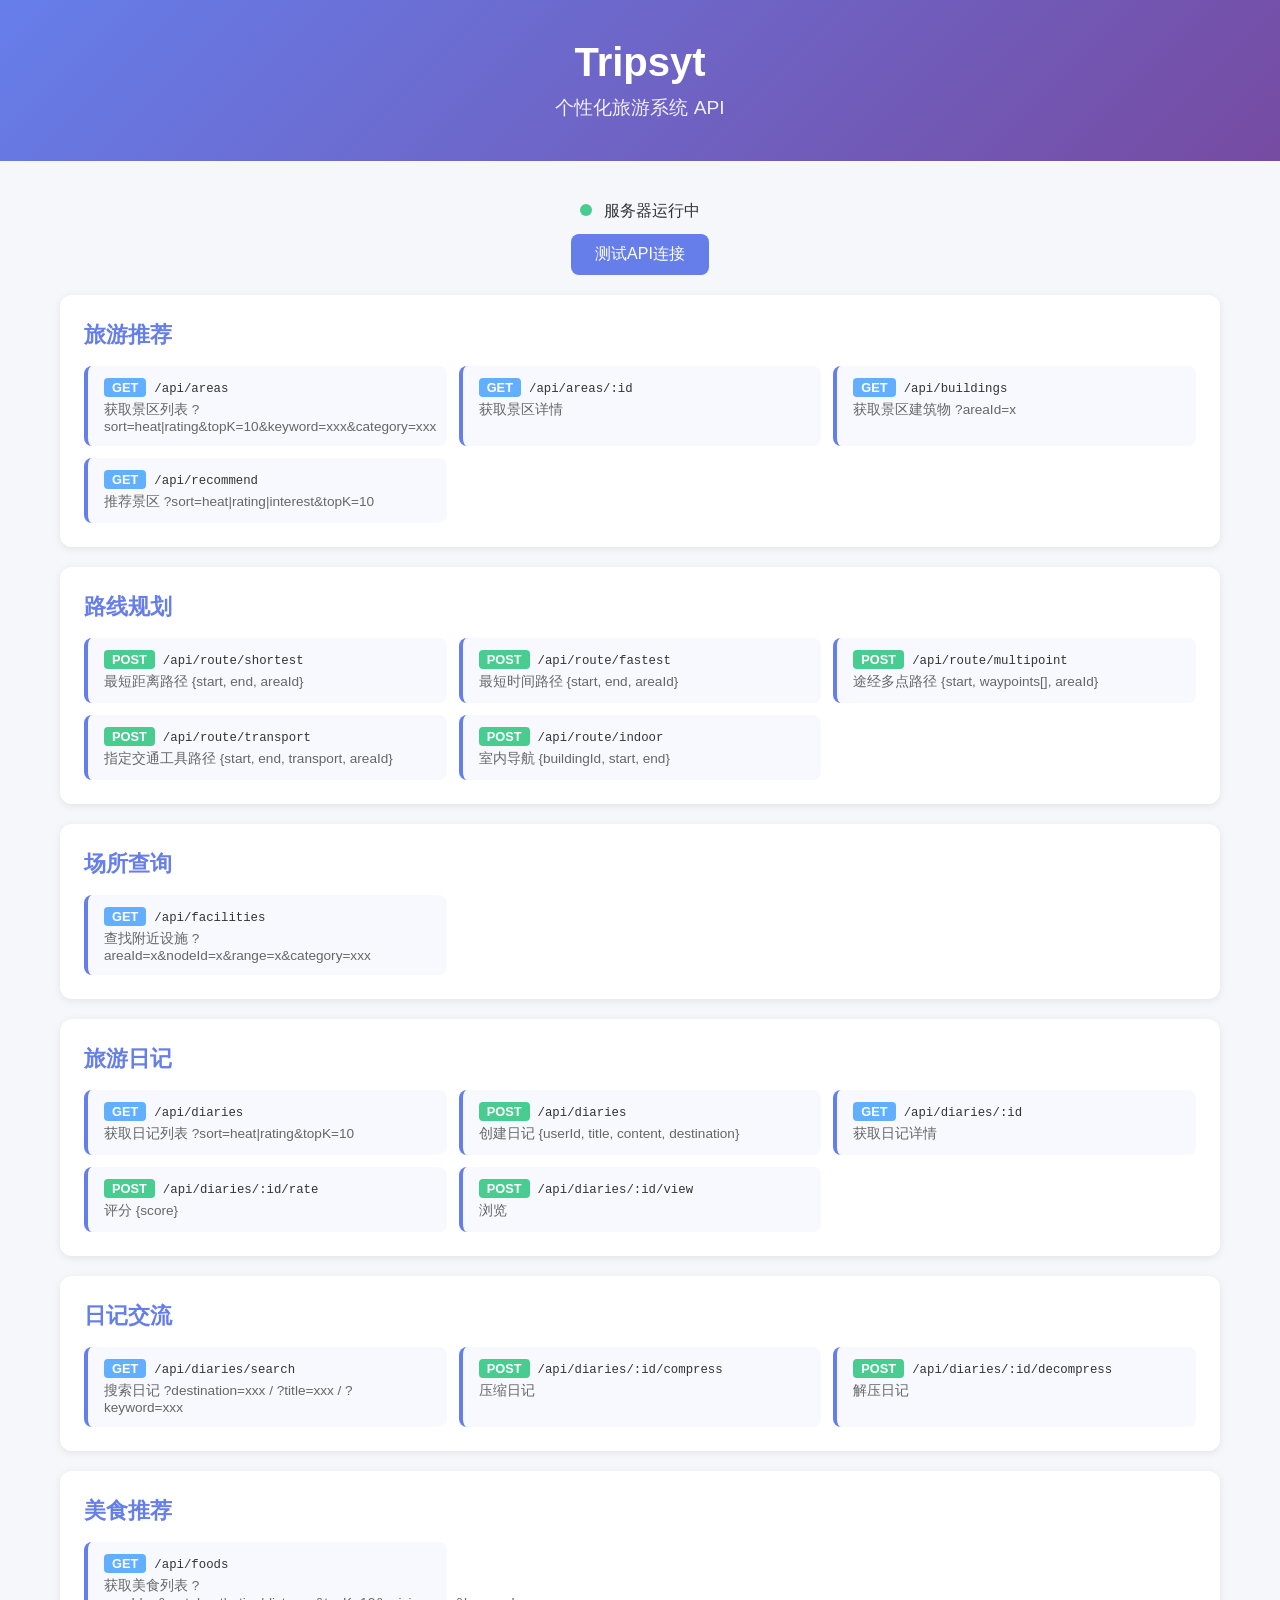
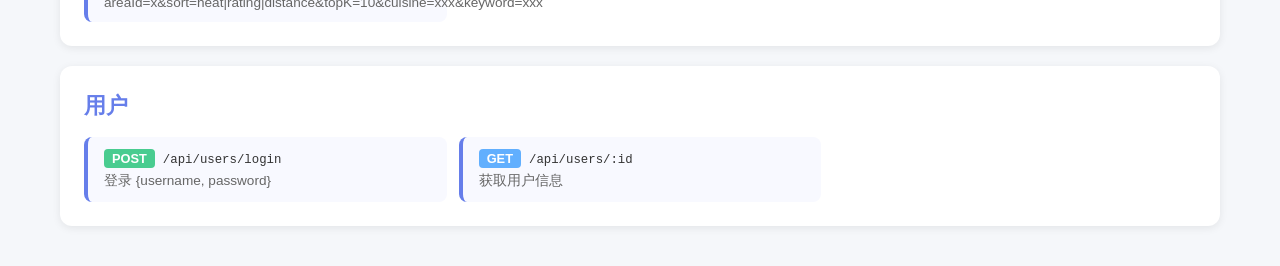
<file: tripsyt/frontend/index.html>
<!doctype html>
<html lang="zh-CN">
  <head>
    <meta charset="UTF-8" />
    <meta name="viewport" content="width=device-width, initial-scale=1.0" />
    <title>Tripsyt - 个性化旅游系统</title>
    <style>
      * {
        margin: 0;
        padding: 0;
        box-sizing: border-box;
      }
      body {
        font-family: -apple-system, BlinkMacSystemFont, "Segoe UI", sans-serif;
        background: #f5f7fa;
        color: #333;
      }
      .header {
        background: linear-gradient(135deg, #667eea 0%, #764ba2 100%);
        color: white;
        padding: 40px 20px;
        text-align: center;
      }
      .header h1 {
        font-size: 2.5em;
        margin-bottom: 10px;
      }
      .header p {
        font-size: 1.2em;
        opacity: 0.9;
      }
      .container {
        max-width: 1200px;
        margin: 0 auto;
        padding: 20px;
      }
      .api-section {
        background: white;
        border-radius: 12px;
        padding: 24px;
        margin-bottom: 20px;
        box-shadow: 0 2px 8px rgba(0, 0, 0, 0.08);
      }
      .api-section h2 {
        color: #667eea;
        margin-bottom: 16px;
        font-size: 1.4em;
      }
      .api-list {
        display: grid;
        grid-template-columns: repeat(auto-fill, minmax(350px, 1fr));
        gap: 12px;
      }
      .api-item {
        background: #f8f9ff;
        border-radius: 8px;
        padding: 12px 16px;
        border-left: 4px solid #667eea;
      }
      .api-item .method {
        display: inline-block;
        padding: 2px 8px;
        border-radius: 4px;
        font-size: 0.8em;
        font-weight: bold;
        color: white;
        margin-right: 8px;
      }
      .method-get {
        background: #61affe;
      }
      .method-post {
        background: #49cc90;
      }
      .api-item .path {
        font-family: monospace;
        font-size: 0.95em;
        color: #333;
      }
      .api-item .desc {
        font-size: 0.85em;
        color: #666;
        margin-top: 4px;
      }
      .status {
        text-align: center;
        padding: 20px;
      }
      .status-dot {
        display: inline-block;
        width: 12px;
        height: 12px;
        border-radius: 50%;
        background: #49cc90;
        margin-right: 8px;
        animation: pulse 2s infinite;
      }
      @keyframes pulse {
        0%,
        100% {
          opacity: 1;
        }
        50% {
          opacity: 0.5;
        }
      }
      .test-btn {
        background: #667eea;
        color: white;
        border: none;
        padding: 10px 24px;
        border-radius: 8px;
        cursor: pointer;
        font-size: 1em;
        margin-top: 12px;
      }
      .test-btn:hover {
        background: #5a6fd6;
      }
      #result {
        background: #1e1e1e;
        color: #d4d4d4;
        padding: 16px;
        border-radius: 8px;
        margin-top: 12px;
        font-family: monospace;
        font-size: 0.9em;
        white-space: pre-wrap;
        max-height: 400px;
        overflow-y: auto;
        display: none;
      }
    </style>
  </head>
  <body>
    <div class="header">
      <h1>Tripsyt</h1>
      <p>个性化旅游系统 API</p>
    </div>
    <div class="container">
      <div class="status">
        <span class="status-dot"></span>
        <span>服务器运行中</span>
        <br />
        <button class="test-btn" onclick="testApi()">测试API连接</button>
        <div id="result"></div>
      </div>

      <div class="api-section">
        <h2>旅游推荐</h2>
        <div class="api-list">
          <div class="api-item">
            <span class="method method-get">GET</span
            ><span class="path">/api/areas</span>
            <div class="desc">
              获取景区列表 ?sort=heat|rating&topK=10&keyword=xxx&category=xxx
            </div>
          </div>
          <div class="api-item">
            <span class="method method-get">GET</span
            ><span class="path">/api/areas/:id</span>
            <div class="desc">获取景区详情</div>
          </div>
          <div class="api-item">
            <span class="method method-get">GET</span
            ><span class="path">/api/buildings</span>
            <div class="desc">获取景区建筑物 ?areaId=x</div>
          </div>
          <div class="api-item">
            <span class="method method-get">GET</span
            ><span class="path">/api/recommend</span>
            <div class="desc">推荐景区 ?sort=heat|rating|interest&topK=10</div>
          </div>
        </div>
      </div>

      <div class="api-section">
        <h2>路线规划</h2>
        <div class="api-list">
          <div class="api-item">
            <span class="method method-post">POST</span
            ><span class="path">/api/route/shortest</span>
            <div class="desc">最短距离路径 {start, end, areaId}</div>
          </div>
          <div class="api-item">
            <span class="method method-post">POST</span
            ><span class="path">/api/route/fastest</span>
            <div class="desc">最短时间路径 {start, end, areaId}</div>
          </div>
          <div class="api-item">
            <span class="method method-post">POST</span
            ><span class="path">/api/route/multipoint</span>
            <div class="desc">途经多点路径 {start, waypoints[], areaId}</div>
          </div>
          <div class="api-item">
            <span class="method method-post">POST</span
            ><span class="path">/api/route/transport</span>
            <div class="desc">
              指定交通工具路径 {start, end, transport, areaId}
            </div>
          </div>
          <div class="api-item">
            <span class="method method-post">POST</span
            ><span class="path">/api/route/indoor</span>
            <div class="desc">室内导航 {buildingId, start, end}</div>
          </div>
        </div>
      </div>

      <div class="api-section">
        <h2>场所查询</h2>
        <div class="api-list">
          <div class="api-item">
            <span class="method method-get">GET</span
            ><span class="path">/api/facilities</span>
            <div class="desc">
              查找附近设施 ?areaId=x&nodeId=x&range=x&category=xxx
            </div>
          </div>
        </div>
      </div>

      <div class="api-section">
        <h2>旅游日记</h2>
        <div class="api-list">
          <div class="api-item">
            <span class="method method-get">GET</span
            ><span class="path">/api/diaries</span>
            <div class="desc">获取日记列表 ?sort=heat|rating&topK=10</div>
          </div>
          <div class="api-item">
            <span class="method method-post">POST</span
            ><span class="path">/api/diaries</span>
            <div class="desc">
              创建日记 {userId, title, content, destination}
            </div>
          </div>
          <div class="api-item">
            <span class="method method-get">GET</span
            ><span class="path">/api/diaries/:id</span>
            <div class="desc">获取日记详情</div>
          </div>
          <div class="api-item">
            <span class="method method-post">POST</span
            ><span class="path">/api/diaries/:id/rate</span>
            <div class="desc">评分 {score}</div>
          </div>
          <div class="api-item">
            <span class="method method-post">POST</span
            ><span class="path">/api/diaries/:id/view</span>
            <div class="desc">浏览</div>
          </div>
        </div>
      </div>

      <div class="api-section">
        <h2>日记交流</h2>
        <div class="api-list">
          <div class="api-item">
            <span class="method method-get">GET</span
            ><span class="path">/api/diaries/search</span>
            <div class="desc">
              搜索日记 ?destination=xxx / ?title=xxx / ?keyword=xxx
            </div>
          </div>
          <div class="api-item">
            <span class="method method-post">POST</span
            ><span class="path">/api/diaries/:id/compress</span>
            <div class="desc">压缩日记</div>
          </div>
          <div class="api-item">
            <span class="method method-post">POST</span
            ><span class="path">/api/diaries/:id/decompress</span>
            <div class="desc">解压日记</div>
          </div>
        </div>
      </div>

      <div class="api-section">
        <h2>美食推荐</h2>
        <div class="api-list">
          <div class="api-item">
            <span class="method method-get">GET</span
            ><span class="path">/api/foods</span>
            <div class="desc">
              获取美食列表
              ?areaId=x&sort=heat|rating|distance&topK=10&cuisine=xxx&keyword=xxx
            </div>
          </div>
        </div>
      </div>

      <div class="api-section">
        <h2>用户</h2>
        <div class="api-list">
          <div class="api-item">
            <span class="method method-post">POST</span
            ><span class="path">/api/users/login</span>
            <div class="desc">登录 {username, password}</div>
          </div>
          <div class="api-item">
            <span class="method method-get">GET</span
            ><span class="path">/api/users/:id</span>
            <div class="desc">获取用户信息</div>
          </div>
        </div>
      </div>
    </div>

    <script>
      async function testApi() {
        const result = document.getElementById("result");
        result.style.display = "block";
        result.textContent = "正在测试API连接...";
        try {
          const resp = await fetch("/api/areas?topK=3");
          const data = await resp.json();
          result.textContent = JSON.stringify(data, null, 2);
        } catch (e) {
          result.textContent = "连接失败: " + e.message;
        }
      }
    </script>
  </body>
</html>
</file>
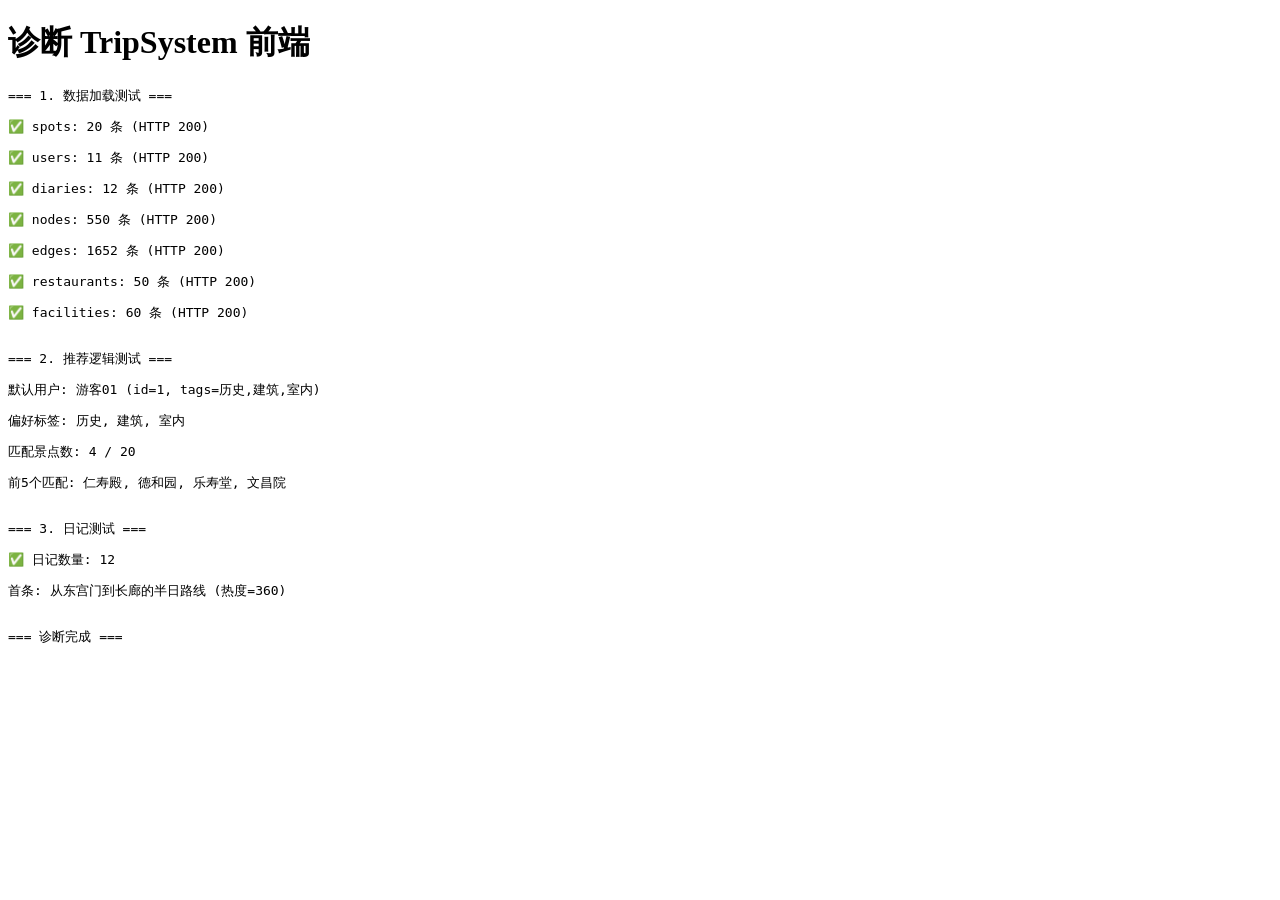
<file: web/debug.html>
<!doctype html>
<html lang="zh-CN">
<head><meta charset="utf-8"><title>诊断</title></head>
<body>
<h1>诊断 TripSystem 前端</h1>
<div id="log"></div>
<script>
const log = (...args) => {
  const line = document.createElement("pre");
  line.textContent = args.join(" ");
  document.getElementById("log").appendChild(line);
  console.log(...args);
};

async function run() {
  // 1. Test data loading
  log("=== 1. 数据加载测试 ===");
  for (const [name, paths] of Object.entries({
    spots: ["./data/spots.json"],
    users: ["./data/users.json"],
    diaries: ["./data/diaries/index.json"],
    nodes: ["./data/osm_nodes.json"],
    edges: ["./data/osm_edges.json"],
    restaurants: ["./data/restaurants.json"],
    facilities: ["./data/facilities.json"]
  })) {
    try {
      const r = await fetch(paths[0]);
      const d = await r.json();
      log(`✅ ${name}: ${Array.isArray(d) ? d.length + " 条" : typeof d} (HTTP ${r.status})`);
    } catch(e) {
      log(`❌ ${name}: ${e.message}`);
    }
  }

  // 2. Test recommendation logic (simplified)
  log("\n=== 2. 推荐逻辑测试 ===");
  try {
    const spotsR = await fetch("./data/spots.json");
    const spots = await spotsR.json();
    const usersR = await fetch("./data/users.json");
    const users = await usersR.json();

    // Simulate fillUserSelect default
    const firstNonAdmin = users.find(u => !u.is_admin);
    log(`默认用户: ${firstNonAdmin?.name} (id=${firstNonAdmin?.id}, tags=${firstNonAdmin?.preference_tags?.join(",")})`);

    // Simulate recommendSpots matching
    const tokens = firstNonAdmin?.preference_tags || ["文化","建筑"];
    let matchCount = 0;
    const matched = spots.filter(s => {
      const text = `${s.name} ${s.category} ${s.tags}`.toLowerCase();
      return tokens.some(t => text.includes(t.toLowerCase()));
    });
    log(`偏好标签: ${tokens.join(", ")}`);
    log(`匹配景点数: ${matched.length} / ${spots.length}`);
    log(`前5个匹配: ${matched.slice(0,5).map(s => s.name).join(", ")}`);

    if (matched.length === 0) {
      log("❌ 没有任何景点匹配当前用户偏好！");
      // Check all unique tags
      const allTags = new Set();
      spots.forEach(s => String(s.tags || "").split(",").forEach(t => allTags.add(t.trim())));
      log(`所有可用标签: ${[...allTags].slice(0,30).join(", ")}...`);
    }
  } catch(e) {
    log(`❌ 推荐逻辑错误: ${e.message}`);
  }

  // 3. Test diaries
  log("\n=== 3. 日记测试 ===");
  try {
    const diariesR = await fetch("./data/diaries/index.json");
    const diaries = await diariesR.json();
    log(`✅ 日记数量: ${diaries.length}`);
    if (diaries.length > 0) {
      log(`首条: ${diaries[0].title} (热度=${diaries[0].heat})`);
    }
  } catch(e) {
    log(`❌ 日记错误: ${e.message}`);
  }

  log("\n=== 诊断完成 ===");
}
run();
</script>
</body>
</html>
</file>
